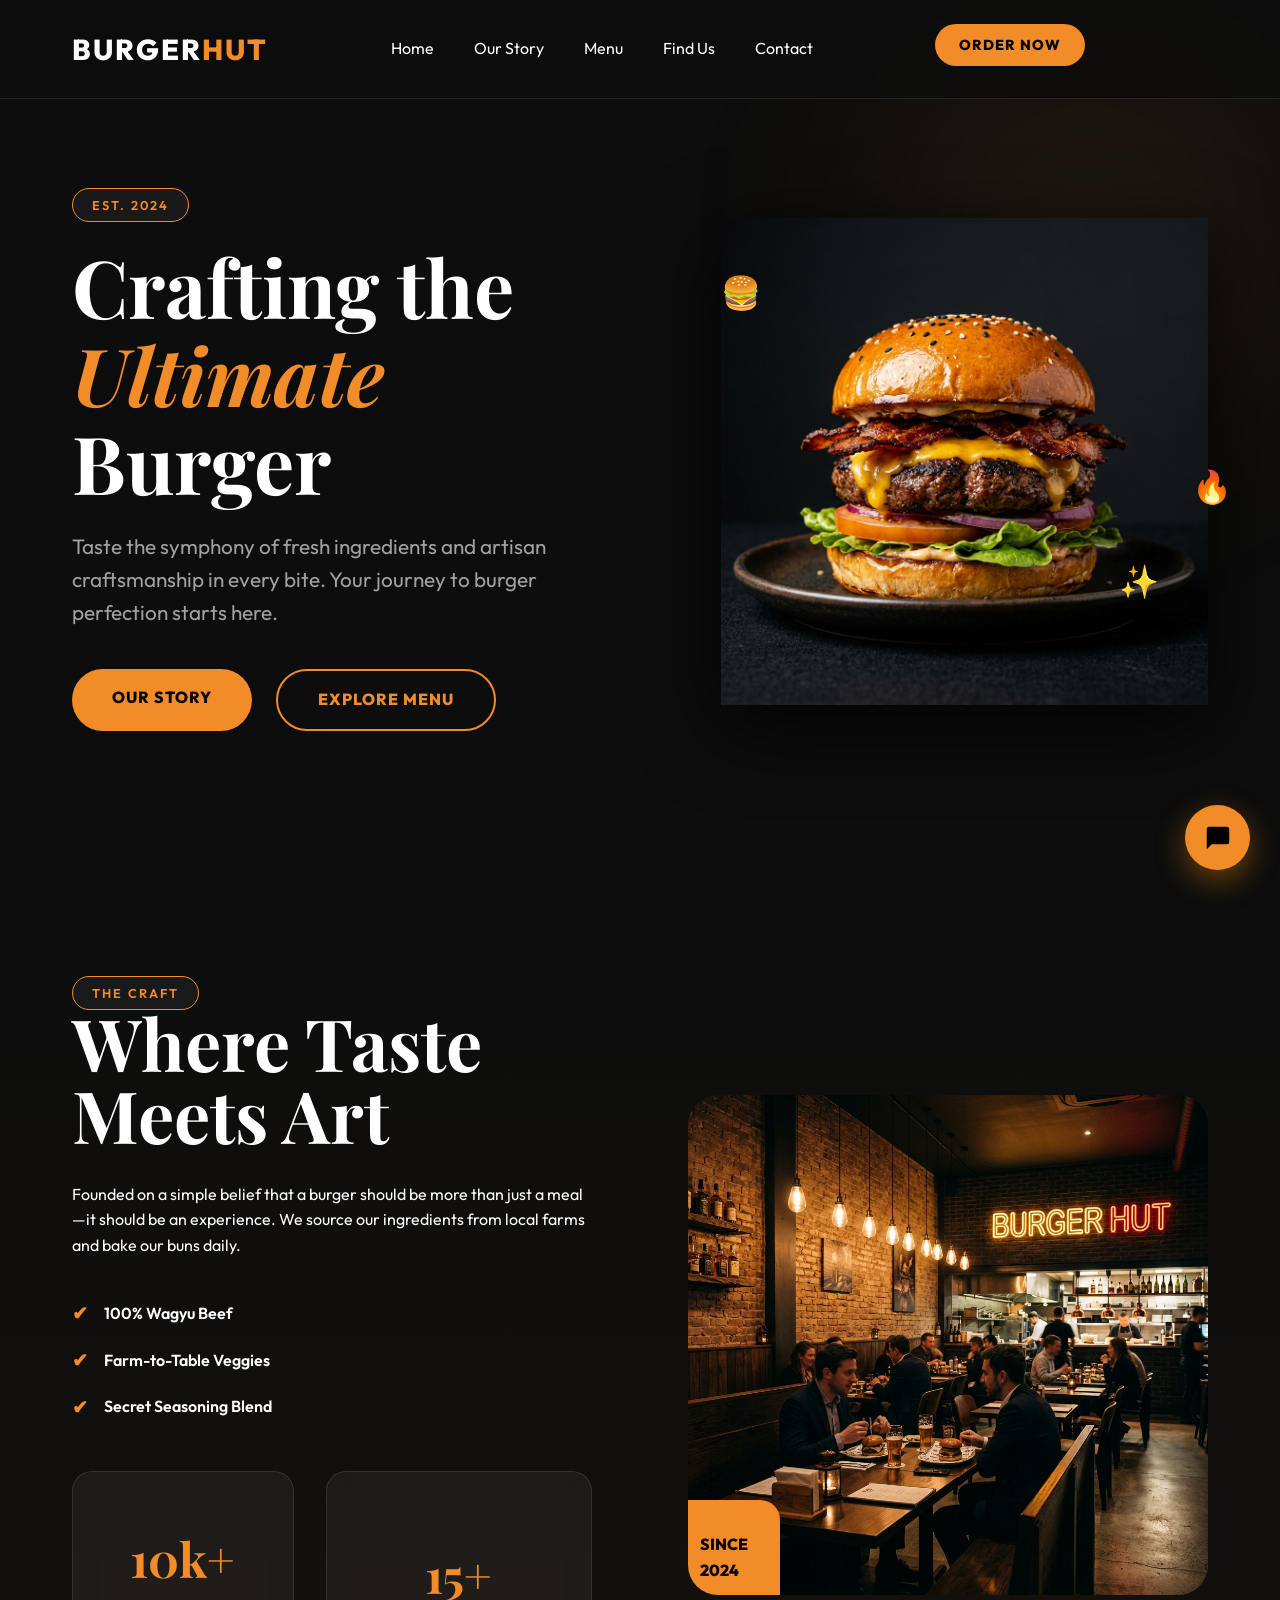
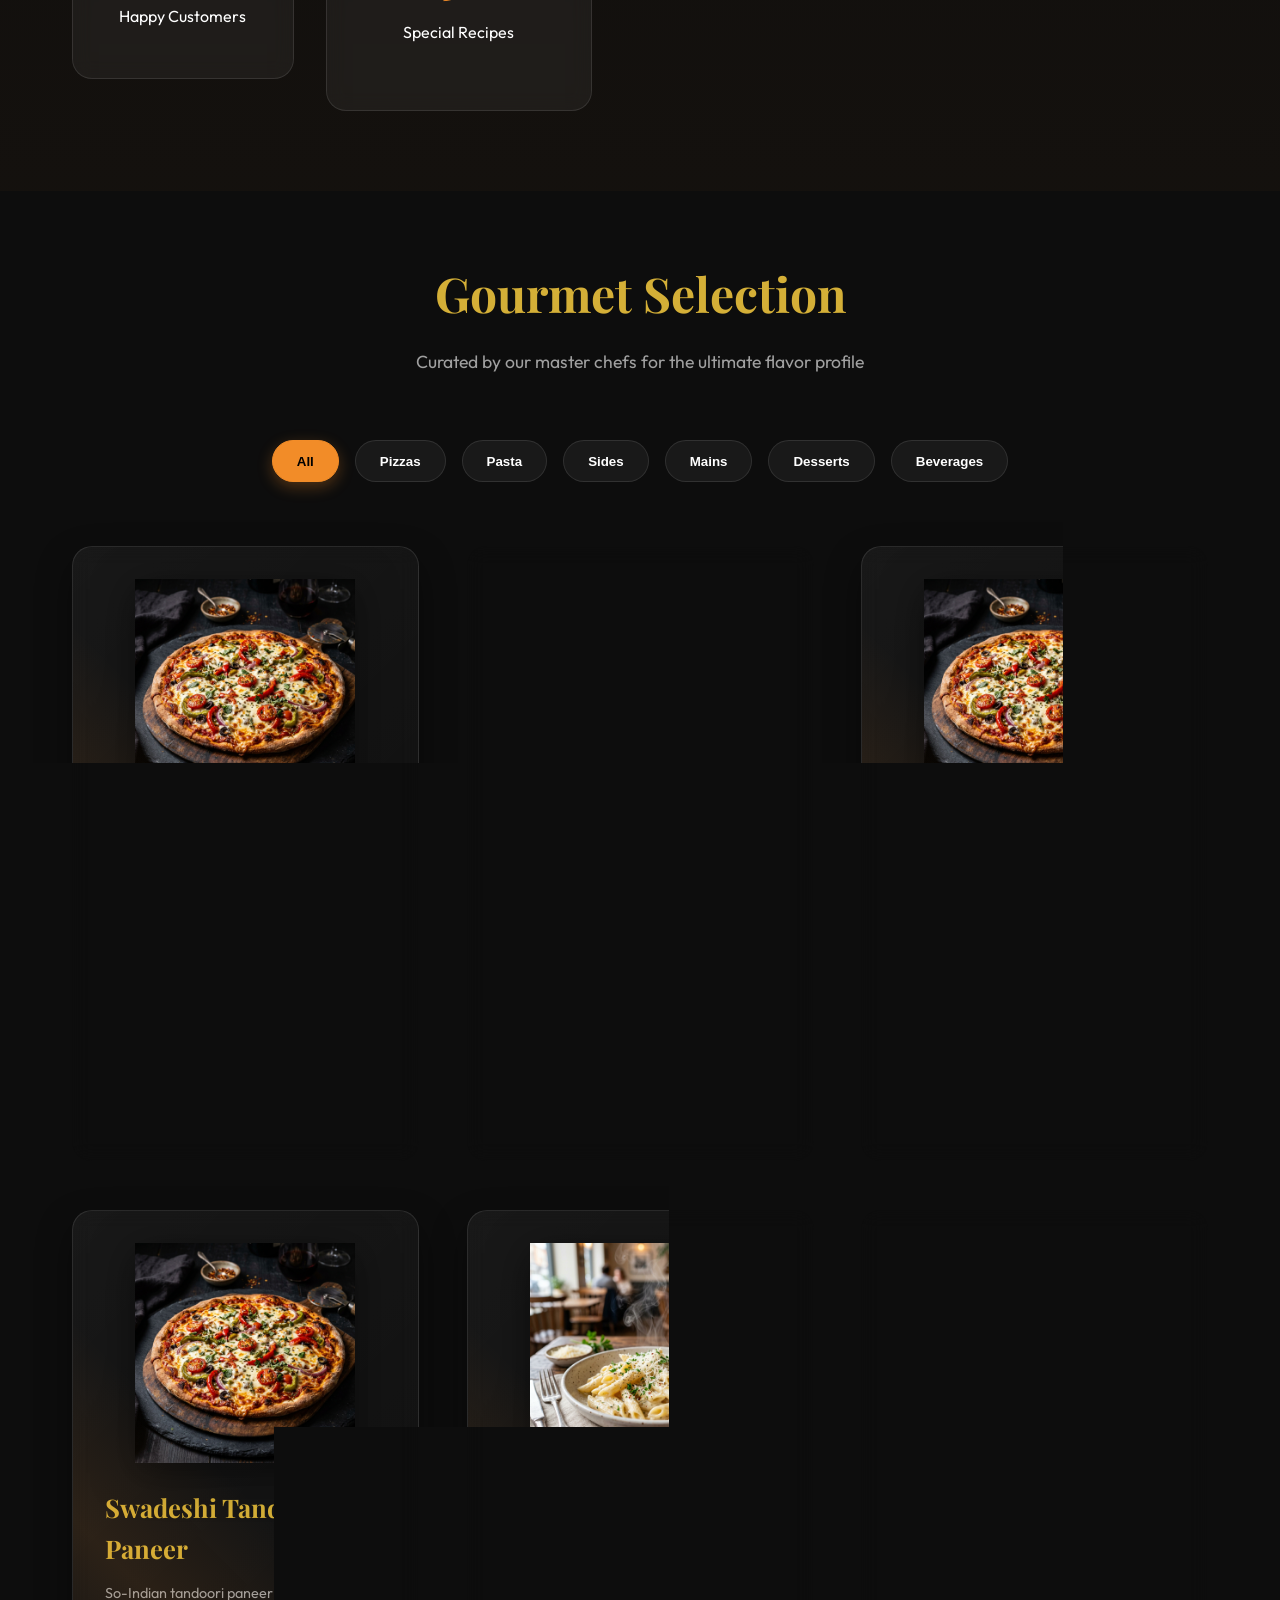
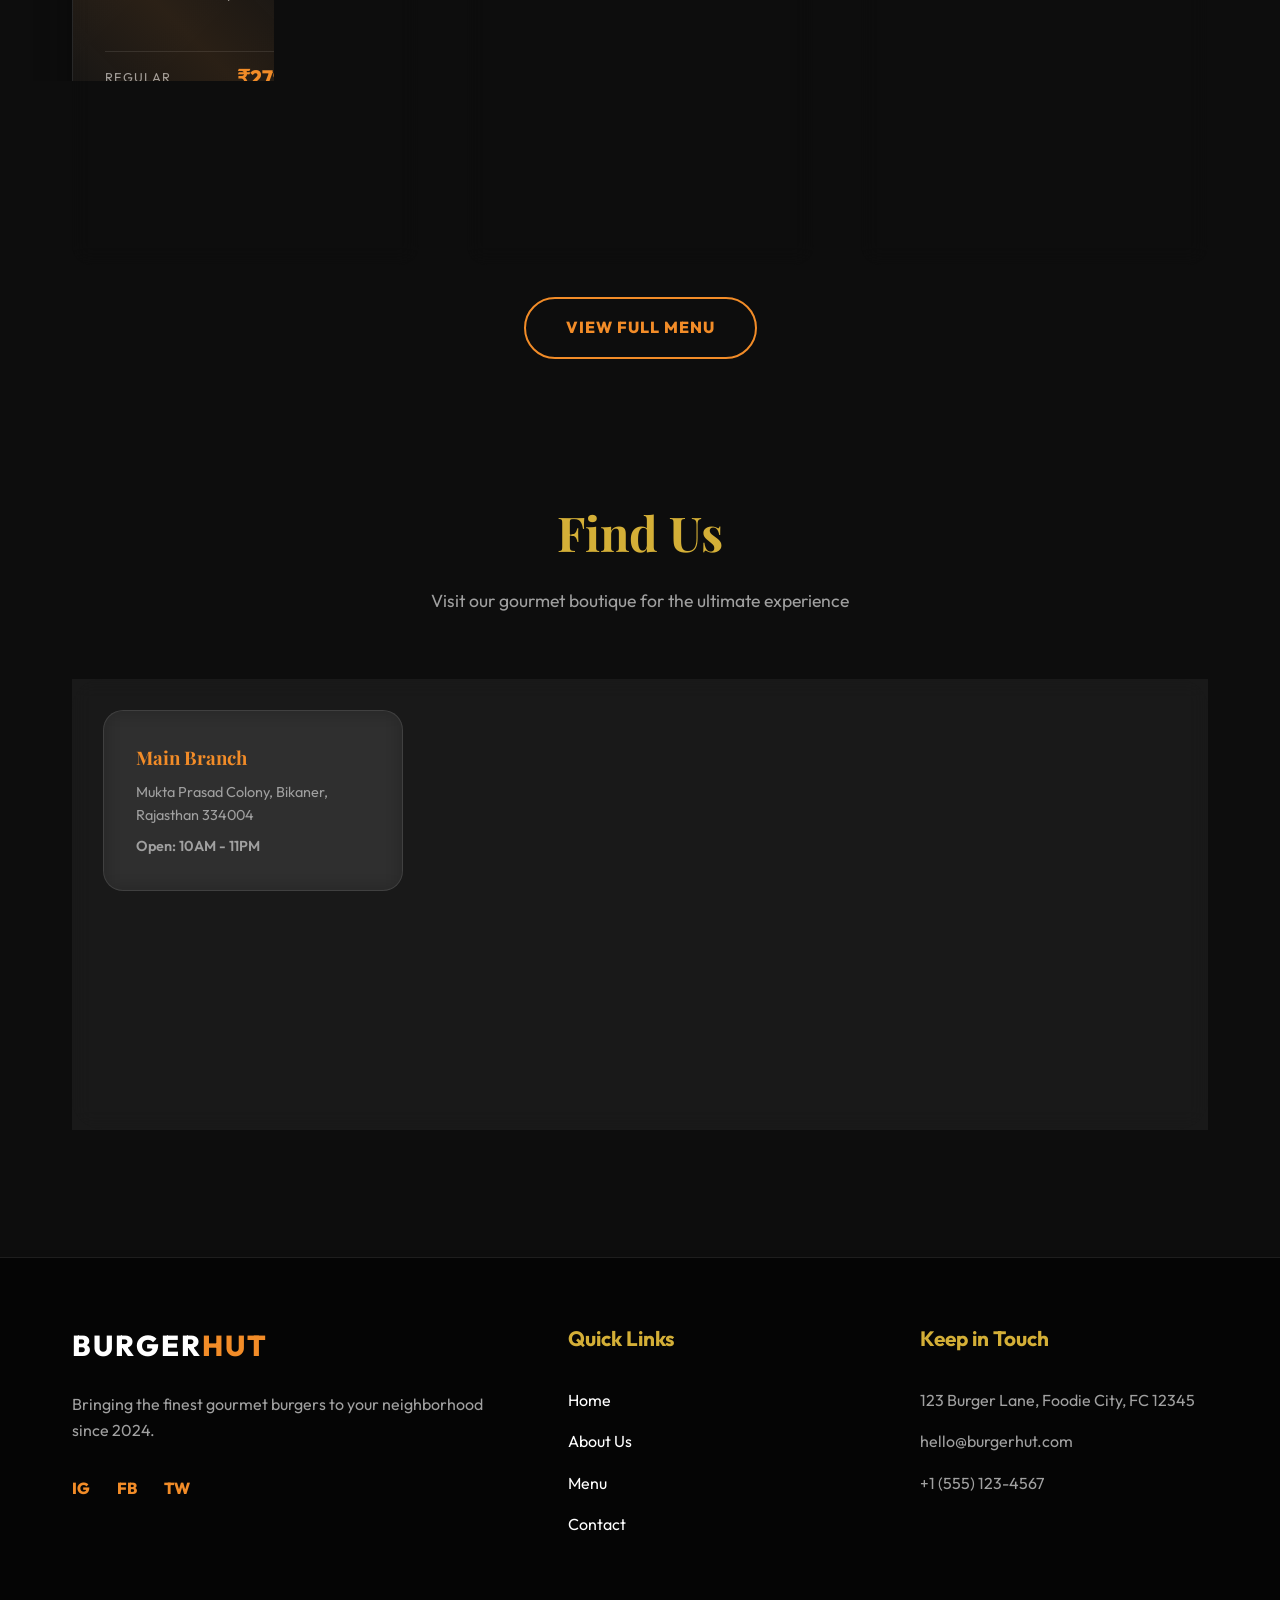
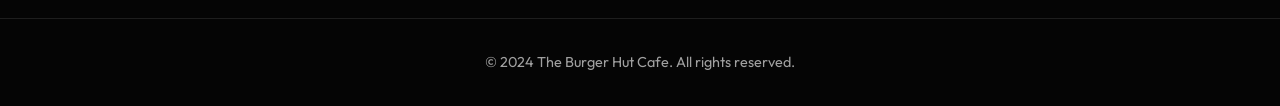
<file: index.html>
<!DOCTYPE html>
<html lang="en">
<head>
    <meta charset="UTF-8">
    <meta name="viewport" content="width=device-width, initial-scale=1.0">
    <title>The Burger Hut | Gourmet Culinary Experience</title>
    <meta name="description" content="Experience the finest gourmet burgers at The Burger Hut. Handcrafted with passion, grilled to perfection.">
    <link rel="stylesheet" href="style.css">
</head>
<body>
    
    <!-- Navigation -->
    <header class="navbar">
        <div class="container nav-content">
            <div class="logo">
                BURGER<span>HUT</span>
            </div>
            <nav>
                <ul class="nav-links">
                    <li><a href="#home">Home</a></li>
                    <li><a href="#about">Our Story</a></li>
                    <li><a href="#menu">Menu</a></li>
                    <li><a href="#location">Find Us</a></li>
                    <li><a href="#contact">Contact</a></li>
                </ul>
            </nav>
            <div class="nav-cta">
                <a href="#menu" class="btn btn-sm">Order Now</a>
            </div>
            <div class="menu-toggle" id="mobile-menu">
                <span></span>
                <span></span>
                <span></span>
            </div>
        </div>
    </header>

    <!-- Hero Section -->
    <section id="home" class="hero">
        <div class="hero-bg-accent"></div>
        <div class="container hero-grid">
            <div class="hero-text reveal">
                <span class="badge">EST. 2024</span>
                <h1>Crafting the <br><span class="highlight">Ultimate</span> Burger</h1>
                <p>Taste the symphony of fresh ingredients and artisan craftsmanship in every bite. Your journey to burger perfection starts here.</p>
                <div class="hero-btns">
                    <a href="#about" class="btn">Our Story</a>
                    <a href="#menu" class="btn btn-outline">Explore Menu</a>
                </div>
            </div>
            <div class="hero-image-container reveal">
                <img src="assets/hero-burger.png" alt="Gourmet Burger" class="floating-burger">
                <div class="hero-circle"></div>
                <!-- Decorative Elements -->
                <div class="decor decor-1">🍔</div>
                <div class="decor decor-2">✨</div>
                <div class="decor decor-3">🔥</div>
            </div>
        </div>
    </section>

    <!-- About Section -->
    <section id="about" class="about-section">
        <div class="container about-grid">
            <div class="about-content reveal">
                <span class="badge" style="margin-bottom: 2rem;">THE CRAFT</span>
                <h2>Where Taste <br>Meets Art</h2>
                <p>Founded on a simple belief that a burger should be more than just a meal—it should be an experience. We source our ingredients from local farms and bake our buns daily.</p>
                <ul class="features">
                    <li><span>✔</span> 100% Wagyu Beef</li>
                    <li><span>✔</span> Farm-to-Table Veggies</li>
                    <li><span>✔</span> Secret Seasoning Blend</li>
                </ul>
                <div class="about-stats" style="margin-top: 3rem;">
                    <div class="stat-card glass-card">
                        <h3>10k+</h3>
                        <p>Happy Customers</p>
                    </div>
                    <div class="stat-card glass-card">
                        <h3>15+</h3>
                        <p>Special Recipes</p>
                    </div>
                </div>
            </div>
            <div class="about-image-column reveal">
                <div class="about-image-wrapper">
                    <img src="assets/story-visual.png" alt="Burger Hut Interior">
                    <div class="story-badge">
                        SINCE<br>2024
                    </div>
                </div>
            </div>
        </div>
    </section>

    <!-- Menu Preview -->
    <section id="menu" class="menu-section">
        <div class="container">
            <div class="section-title reveal">
                <h2>Gourmet Selection</h2>
                <p>Curated by our master chefs for the ultimate flavor profile</p>
            </div>
            
            <div class="menu-filters reveal">
                <button class="filter-btn active" data-category="all">All</button>
                <button class="filter-btn" data-category="pizza">Pizzas</button>
                <button class="filter-btn" data-category="pasta">Pasta</button>
                <button class="filter-btn" data-category="sides">Sides</button>
                <button class="filter-btn" data-category="mains">Mains</button>
                <button class="filter-btn" data-category="desserts">Desserts</button>
                <button class="filter-btn" data-category="beverages">Beverages</button>
            </div>

            <div class="menu-grid">
                <!-- Dynamically populated by script.js -->
            </div>
            
            <div class="view-all reveal">
                <a href="#menu" id="view-full-menu" class="btn btn-outline">View Full Menu</a>
            </div>
        </div>
    </section>

    <!-- Location Section (Map) -->
    <section id="location" class="map-section reveal">
        <div class="container">
            <div class="section-title">
                <h2>Find Us</h2>
                <p>Visit our gourmet boutique for the ultimate experience</p>
            </div>
            <div class="map-container glass-card">
                <iframe 
                    src="https://www.google.com/maps/embed?pb=!1m18!1m12!1m3!1d28373.864388439975!2d73.275817815625!3d28.0436854!2m3!1f0!2f0!3f0!3m2!1i1024!2i768!4f13.1!3m3!1m2!1s0x393fe7553531f82f%3A0x64c8d50454316d8c!2sMukta%20Prasad%20Colony%2C%20Bikaner%2C%20Rajasthan%20334004!5e0!3m2!1sen!2sin!4v1712869500000!5m2!1sen!2sin" 
                    allowfullscreen="" 
                    loading="lazy">
                </iframe>
                <div class="map-overlay">
                    <div class="glass-card map-card">
                        <h3>Main Branch</h3>
                        <p>Mukta Prasad Colony, Bikaner, Rajasthan 334004</p>
                        <p style="margin-top: 0.5rem; font-weight: 600;">Open: 10AM - 11PM</p>
                    </div>
                </div>
            </div>
        </div>
    </section>

    <!-- Footer -->
    <footer id="contact">
        <div class="container footer-grid">
            <div class="footer-brand">
                <div class="logo">BURGER<span>HUT</span></div>
                <p>Bringing the finest gourmet burgers to your neighborhood since 2024.</p>
                <div class="social-links">
                    <a href="#">IG</a>
                    <a href="#">FB</a>
                    <a href="#">TW</a>
                </div>
            </div>
            <div class="footer-links">
                <h4>Quick Links</h4>
                <ul>
                    <li><a href="#home">Home</a></li>
                    <li><a href="#about">About Us</a></li>
                    <li><a href="#menu">Menu</a></li>
                    <li><a href="#contact">Contact</a></li>
                </ul>
            </div>
            <div class="footer-contact">
                <h4>Keep in Touch</h4>
                <p>123 Burger Lane, Foodie City, FC 12345</p>
                <p>hello@burgerhut.com</p>
                <p>+1 (555) 123-4567</p>
            </div>
        </div>
        <div class="footer-bottom">
            <p>&copy; 2024 The Burger Hut Cafe. All rights reserved.</p>
        </div>
    </footer>

    <!-- Chatbot trigger -->
    <div id="chat-trigger" class="chatbot-trigger">
        <svg viewBox="0 0 24 24">
            <path d="M21 15a2 2 0 0 1-2 2H7l-4 4V5a2 2 0 0 1 2-2h14a2 2 0 0 1 2 2z"></path>
        </svg>
    </div>

    <!-- Chat window -->
    <div id="chat-window" class="chat-window">
        <div class="chat-header">
            <div class="bot-avatar">H</div>
            <div>
                <h4 style="margin: 0; color: var(--primary);">HutBot</h4>
                <p style="margin: 0; font-size: 0.7rem; opacity: 0.6;">Online | AI Assistant</p>
            </div>
        </div>
        <div id="chat-messages" class="chat-messages">
            <div class="message bot">
                Hey there! 👋 I'm **HutBot**, your personal burger connoisseur. Craving something gourmet today? or need help with your order?
            </div>
        </div>
        <div class="quick-replies">
            <button class="quick-btn" onclick="sendQuickReply('Suggest me a burger')">🍔 Suggest a burger</button>
            <button class="quick-btn" onclick="sendQuickReply('How to order?')">📝 How to order?</button>
            <button class="quick-btn" onclick="sendQuickReply('Give a review')">⭐ Give a review</button>
        </div>
        <div class="chat-input-area">
            <input type="text" id="chat-input" class="chat-input" placeholder="Ask me anything...">
            <button id="chat-send" class="chat-send">
                <svg viewBox="0 0 24 24" style="width: 20px; height: 20px; fill: black;">
                    <path d="M22 2L11 13M22 2l-7 20-4-9-9-4 20-7z"></path>
                </svg>
            </button>
        </div>
    </div>

    <script src="script.js"></script>
    <script src="bot.js"></script>
</body>
</html>
</file>
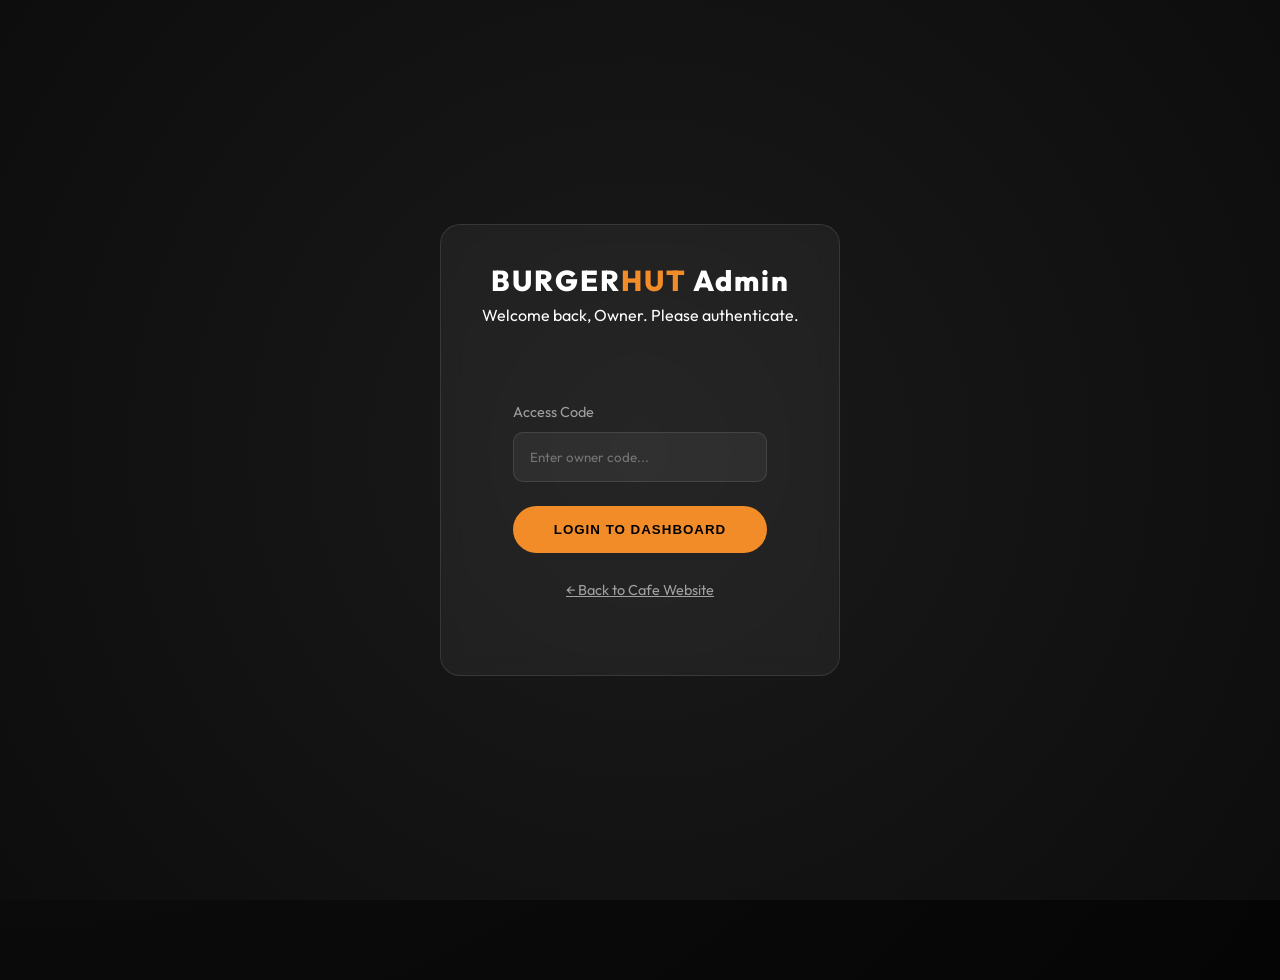
<file: admin.html>
<!DOCTYPE html>
<html lang="en">
<head>
    <meta charset="UTF-8">
    <meta name="viewport" content="width=device-width, initial-scale=1.0">
    <title>Admin Panel | The Burger Hut</title>
    <link rel="stylesheet" href="style.css">
</head>
<body class="admin-body">
    
    <!-- Login Section -->
    <div id="login-section" class="auth-container">
        <div class="glass-card auth-card reveal active">
            <div class="auth-header">
                <div class="logo">BURGER<span>HUT</span> Admin</div>
                <p>Welcome back, Owner. Please authenticate.</p>
            </div>
            <div class="glass-form">
                <div class="form-group">
                    <label for="admin-pass">Access Code</label>
                    <input type="password" id="admin-pass" placeholder="Enter owner code...">
                </div>
                <button id="login-btn" class="btn" style="width: 100%;">Login to Dashboard</button>
                <div style="text-align: center; margin-top: 1.5rem;">
                    <a href="index.html" style="color: var(--text-secondary); font-size: 0.9rem; text-decoration: underline;">← Back to Cafe Website</a>
                </div>
                <p id="login-error" style="color: var(--accent); margin-top: 1rem; text-align: center; display: none;">Invalid code. Please try again.</p>
            </div>
        </div>
    </div>

    <!-- Admin Dashboard Section (Hidden by default) -->
    <div id="admin-dashboard" style="display: none;">
        <header class="admin-header">
            <div class="container admin-nav">
                <div class="logo">BURGER<span>HUT</span> <span style="font-size: 0.8rem; opacity: 0.6; margin-left: 10px;">Admin Panel</span></div>
                <nav>
                    <ul class="nav-links" style="display: flex;">
                        <li><a href="#" class="tab-link active" data-tab="orders">Orders</a></li>
                        <li><a href="#" class="tab-link" data-tab="menu">Menu Manager</a></li>
                        <li><a href="index.html">View Site</a></li>
                        <li><a href="#" id="logout-btn" style="color: var(--accent);">Logout</a></li>
                    </ul>
                </nav>
            </div>
        </header>

        <main class="container">
            <!-- Orders Tab -->
            <section id="orders-tab" class="admin-tab-content active admin-section">
                <div class="section-title" style="text-align: left; margin-bottom: 2rem;">
                    <h2>Live Orders</h2>
                    <p>Manage incoming customer orders below</p>
                </div>

                <div class="stats-grid">
                    <div class="glass-card stat-card admin">
                        <h3 id="total-revenue">$0.00</h3>
                        <p>Estimated Revenue</p>
                    </div>
                    <div class="glass-card stat-card admin">
                        <h3 id="order-count">0</h3>
                        <p>Total Orders</p>
                    </div>
                    <div class="glass-card stat-card admin">
                        <h3 id="pending-count">0</h3>
                        <p>Pending Orders</p>
                    </div>
                </div>

                <div class="glass-table-container">
                    <table class="glass-table">
                        <thead>
                            <tr>
                                <th>Order ID</th>
                                <th>Item</th>
                                <th>Price</th>
                                <th>Time</th>
                                <th>Status</th>
                                <th>Actions</th>
                            </tr>
                        </thead>
                        <tbody id="orders-list">
                            <!-- Orders will be injected here -->
                        </tbody>
                    </table>
                </div>
            </section>

            <!-- Menu Tab -->
            <section id="menu-tab" class="admin-tab-content admin-section">
                <div class="section-title" style="text-align: left; margin-bottom: 2rem;">
                    <h2>Menu Management</h2>
                    <p>Update pricing and availability of your gourmet selection</p>
                </div>
                
                <div class="glass-table-container">
                    <table class="glass-table">
                        <thead>
                            <tr>
                                <th>Burger Name</th>
                                <th>Description</th>
                                <th>Price</th>
                                <th>Status</th>
                                <th>Actions</th>
                            </tr>
                        </thead>
                        <tbody id="menu-management-list">
                            <!-- Menu items will be injected here -->
                        </tbody>
                    </table>
                </div>
            </section>
        </main>
    </div>

    <!-- Edit Price Modal (Simple prompt logic in JS) -->

    <script src="admin.js"></script>
</body>
</html>
</file>
<file: style.css>
/* Design System for The Burger Hut Cafe */
@import url('https://fonts.googleapis.com/css2?family=Outfit:wght@300;400;600;800&family=Playfair+Display:ital,wght@0,700;1,700&display=swap');

:root {
    --bg-color: #0d0d0d;
    --bg-card: #1a1a1a;
    --primary: #f28c28;
    --primary-hover: #ff9d3d;
    --secondary: #d4af37;
    --text-primary: #ffffff;
    --text-secondary: #a0a0a0;
    --accent: #ff4d4d;
    --glass: rgba(255, 255, 255, 0.05);
    --glass-border: rgba(255, 255, 255, 0.1);
    --shadow: 0 10px 30px rgba(0, 0, 0, 0.5);
    --transition: all 0.4s cubic-bezier(0.165, 0.84, 0.44, 1);
}

* {
    margin: 0;
    padding: 0;
    box-sizing: border-box;
    scroll-behavior: smooth;
}

body {
    background-color: var(--bg-color);
    color: var(--text-primary);
    font-family: 'Outfit', sans-serif;
    line-height: 1.6;
    overflow-x: hidden;
}

h1, h2, h3 {
    font-family: 'Playfair Display', serif;
    font-weight: 700;
}

a {
    text-decoration: none;
    color: inherit;
    transition: var(--transition);
}

ul {
    list-style: none;
}

img {
    max-width: 100%;
    display: block;
}

.container {
    max-width: 1200px;
    margin: 0 auto;
    padding: 0 2rem;
}

/* Reusable Components */
.btn {
    display: inline-block;
    padding: 1rem 2.5rem;
    background: var(--primary);
    color: #000;
    font-weight: 800;
    text-transform: uppercase;
    letter-spacing: 1px;
    border-radius: 50px;
    transition: var(--transition);
    border: none;
    cursor: pointer;
    position: relative;
    overflow: hidden;
}

.btn:hover {
    background: var(--primary-hover);
    transform: translateY(-5px);
    box-shadow: 0 10px 20px rgba(242, 140, 40, 0.3);
}

.btn-outline {
    background: transparent;
    color: var(--primary);
    border: 2px solid var(--primary);
}

.section-title {
    text-align: center;
    margin-bottom: 4rem;
}

.section-title h2 {
    font-size: 3rem;
    color: var(--secondary);
    margin-bottom: 1rem;
}

.section-title p {
    color: var(--text-secondary);
    font-size: 1.1rem;
}

/* Glassmorphism Card */
.glass-card {
    background: var(--glass);
    backdrop-filter: blur(10px);
    border: 1px solid var(--glass-border);
    border-radius: 20px;
    padding: 2rem;
    transition: var(--transition);
}

.glass-card:hover {
    background: rgba(255, 255, 255, 0.08);
    border-color: var(--primary);
    transform: translateY(-10px);
}

/* Navigation */
.navbar {
    position: fixed;
    top: 0;
    width: 100%;
    z-index: 1000;
    padding: 1.5rem 0;
    background: rgba(13, 13, 13, 0.8);
    backdrop-filter: blur(10px);
    border-bottom: 1px solid var(--glass-border);
}

.nav-content {
    display: flex;
    justify-content: space-between;
    align-items: center;
}

.logo {
    font-size: 1.8rem;
    font-weight: 800;
    letter-spacing: 2px;
    color: var(--text-primary);
}

.logo span {
    color: var(--primary);
}

.nav-links {
    display: flex;
    gap: 2.5rem;
}

.nav-links a:hover {
    color: var(--primary);
}

.btn-sm {
    padding: 0.6rem 1.5rem;
    font-size: 0.9rem;
}

/* Hero Section */
.hero {
    min-height: 100vh;
    padding-top: 15vw;
    position: relative;
    overflow: hidden;
}

.hero-bg-accent {
    position: absolute;
    top: -10%;
    right: -10%;
    width: 50vw;
    height: 50vw;
    background: radial-gradient(circle, rgba(242, 140, 40, 0.1) 0%, transparent 70%);
    filter: blur(80px);
    z-index: -1;
}

.hero-grid {
    display: grid;
    grid-template-columns: 1.2fr 1fr;
    gap: 4rem;
    align-items: center;
}

.hero-text h1 {
    font-size: 5rem;
    line-height: 1.1;
    margin: 1.5rem 0;
}

.hero-text h1 .highlight {
    color: var(--primary);
    font-style: italic;
}

.hero-text p {
    font-size: 1.3rem;
    color: var(--text-secondary);
    max-width: 500px;
    margin-bottom: 2.5rem;
}

.badge {
    background: var(--glass);
    border: 1px solid var(--primary);
    color: var(--primary);
    padding: 0.5rem 1.2rem;
    border-radius: 50px;
    font-weight: 600;
    font-size: 0.8rem;
    letter-spacing: 2px;
}

.hero-btns {
    display: flex;
    gap: 1.5rem;
}

.hero-image-container {
    position: relative;
    display: flex;
    justify-content: center;
    align-items: center;
}

.floating-burger {
    width: 100%;
    filter: drop-shadow(0 20px 40px rgba(0,0,0,0.8));
    animation: float 6s ease-in-out infinite;
    z-index: 2;
}

.hero-circle {
    position: absolute;
    width: 100%;
    height: 100%;
    background: radial-gradient(circle, rgba(242, 140, 40, 0.05) 0%, transparent 70%);
    border-radius: 50%;
    z-index: 1;
}

.decor {
    position: absolute;
    font-size: 2rem;
    z-index: 3;
    animation: float 4s ease-in-out infinite;
}

.decor-1 { top: 10%; left: 0; animation-delay: 0s; }
.decor-2 { bottom: 20%; right: 10%; animation-delay: 1s; }
.decor-3 { top: 50%; right: -5%; animation-delay: 2s; }

@keyframes float {
    0%, 100% { transform: translateY(0) rotate(0); }
    50% { transform: translateY(-15px) rotate(1deg); }
}

@keyframes holographicReveal {
    0% { 
        opacity: 0; 
        transform: translateY(30px) scale(0.9) rotateX(15deg);
        filter: blur(10px);
    }
    100% { 
        opacity: 1; 
        transform: translateY(0) scale(1) rotateX(0);
        filter: blur(0);
    }
}

.floating-img {
    animation: float 5s ease-in-out infinite;
}

/* Category Filters */
.menu-filters {
    display: flex;
    justify-content: center;
    gap: 1rem;
    margin-bottom: 4rem;
    flex-wrap: wrap;
}

.filter-btn {
    background: var(--glass);
    border: 1px solid var(--glass-border);
    color: var(--text-primary);
    padding: 0.8rem 1.5rem;
    border-radius: 50px;
    cursor: pointer;
    font-weight: 600;
    transition: var(--transition);
}

.filter-btn.active, .filter-btn:hover {
    background: var(--primary);
    color: black;
    border-color: var(--primary);
    box-shadow: 0 5px 15px rgba(242, 140, 40, 0.3);
}

/* Menu Section */
.menu-section {
    padding: 4rem 0;
}

.menu-grid {
    display: grid;
    grid-template-columns: repeat(auto-fit, minmax(300px, 1fr));
    gap: 3rem;
    perspective: 1500px; /* Added for 3D depth */
    transform-style: preserve-3d;
}

.menu-card {
    position: relative;
    background: linear-gradient(135deg, rgba(255, 255, 255, 0.05) 0%, rgba(255, 255, 255, 0.01) 100%);
    border: 1px solid var(--glass-border);
    border-radius: 20px;
    padding: 2rem;
    display: flex;
    flex-direction: column;
    overflow: hidden;
    transition: var(--transition);
    opacity: 0; /* Initial state for staggered reveal */
    transform: translateY(30px);
    box-shadow: 0 15px 35px rgba(0, 0, 0, 0.4);
}

.menu-card.reveal-active {
    animation: holographicReveal 0.8s cubic-bezier(0.19, 1, 0.22, 1) forwards;
}

.menu-card::before {
    content: '';
    position: absolute;
    top: 0;
    left: 0;
    width: 100%;
    height: 100%;
    background: linear-gradient(45deg, transparent 40%, rgba(242, 140, 40, 0.1) 50%, transparent 60%);
    background-size: 200% 200%;
    transition: 0.6s;
    pointer-events: none;
    z-index: 1;
}

.menu-card:hover {
    transform: translateY(-10px) rotateY(5deg) rotateX(5deg);
    border-color: var(--primary);
    box-shadow: 0 20px 40px rgba(242, 140, 40, 0.15), 
                inset 0 0 15px rgba(242, 140, 40, 0.05);
}

.menu-card:hover::before {
    background-position: 100% 100%;
}

.card-img {
    height: 220px;
    display: flex;
    align-items: center;
    justify-content: center;
    margin-bottom: 1.5rem;
    position: relative;
}

.card-img img {
    max-height: 100%;
    filter: drop-shadow(0 10px 20px rgba(0,0,0,0.5));
    transition: var(--transition);
}

.menu-card:hover .card-img img {
    transform: scale(1.08) rotate(3deg);
}

.menu-card h3 {
    font-size: 1.6rem;
    margin-bottom: 0.8rem;
    color: var(--secondary);
}

.menu-card p {
    color: var(--text-secondary);
    font-size: 0.9rem;
    margin-bottom: 1.5rem;
    min-height: 45px;
}

.price-options {
    display: flex;
    flex-direction: column;
    gap: 0.8rem;
    margin-top: auto;
}

.price-row {
    display: flex;
    justify-content: space-between;
    align-items: center;
    padding: 0.5rem 0;
    border-top: 1px solid var(--glass-border);
}

.price-label {
    font-size: 0.8rem;
    color: var(--text-secondary);
    text-transform: uppercase;
    letter-spacing: 1px;
}

.price {
    font-size: 1.3rem;
    font-weight: 800;
    color: var(--primary);
}

.add-btn {
    width: 35px;
    height: 35px;
    border-radius: 50%;
    background: var(--primary);
    border: none;
    color: white;
    font-size: 1.2rem;
    cursor: pointer;
    transition: var(--transition);
    display: flex;
    align-items: center;
    justify-content: center;
}

.add-btn:hover {
    background: white;
    color: var(--primary);
    transform: rotate(90deg);
}

.view-all {
    text-align: center;
    margin-top: 2rem;
}

/* About Section */
.about-section {
    padding: 5rem 0;
    background: linear-gradient(to bottom, transparent, rgba(242, 140, 40, 0.03));
}

.about-grid {
    display: grid;
    grid-template-columns: 1fr 1fr;
    gap: 6rem;
    align-items: center;
}

.about-content h2 {
    font-size: 4.5rem;
    line-height: 1;
    margin-bottom: 2rem;
}

.about-image-wrapper {
    position: relative;
    border-radius: 30px;
    overflow: hidden;
    height: 500px;
}

.about-image-wrapper img {
    width: 100%;
    height: 100%;
    object-fit: cover;
    transition: var(--transition);
}

.about-image-wrapper:hover img {
    transform: scale(1.05);
}

.story-badge {
    position: absolute;
    bottom: -20px;
    left: -20px;
    background: var(--primary);
    color: black;
    padding: 2rem;
    border-radius: 20px;
    font-weight: 800;
    box-shadow: var(--shadow);
    z-index: 2;
}

.features {
    margin-top: 2.5rem;
}

.features li {
    margin-bottom: 1rem;
    font-weight: 600;
    display: flex;
    align-items: center;
    gap: 1rem;
}

.features span {
    color: var(--primary);
    font-size: 1.2rem;
}

.about-stats {
    display: grid;
    grid-template-columns: 1fr 1.2fr;
    gap: 2rem;
}

.stat-card {
    padding: 3rem 2rem;
    text-align: center;
}

.stat-card:nth-child(2) {
    grid-row: span 2;
    display: flex;
    flex-direction: column;
    justify-content: center;
}

.stat-card h3 {
    font-size: 3rem;
    color: var(--primary);
    margin-bottom: 0.5rem;
}

/* Footer Icons (placeholder) */
.social-links a {
    display: inline-block;
    margin-right: 1.5rem;
    font-weight: 800;
    color: var(--primary);
}

/* Footer Styling */
footer {
    background: #050505;
    padding: 4rem 0 2rem;
    margin-top: 4rem;
    border-top: 1px solid var(--glass-border);
}

.footer-grid {
    display: grid;
    grid-template-columns: 1.5fr 1fr 1fr;
    gap: 4rem;
    margin-bottom: 4rem;
}

.footer-brand p {
    margin: 1.5rem 0 2rem;
    color: var(--text-secondary);
}

.footer-links h4, .footer-contact h4 {
    color: var(--secondary);
    margin-bottom: 2rem;
    font-size: 1.3rem;
}

.footer-links li {
    margin-bottom: 1rem;
}

.footer-links a:hover {
    color: var(--primary);
    padding-left: 5px;
}

.footer-contact p {
    margin-bottom: 1rem;
    color: var(--text-secondary);
}

/* Map Section */
.map-section {
    padding: 4rem 0;
    position: relative;
}

.map-container {
    border-radius: 30px;
    overflow: hidden;
    height: 450px;
    width: 100%;
    border: 1px solid var(--glass-border);
    position: relative;
}

.map-container iframe {
    width: 100%;
    height: 100%;
    border: none;
    filter: invert(90%) hue-rotate(180deg) brightness(95%) contrast(90%);
}

.map-overlay {
    position: absolute;
    top: 30px;
    left: 30px;
    max-width: 300px;
}

.map-card {
    padding: 2rem;
    pointer-events: none;
}

.map-card h3 {
    color: var(--primary);
    margin-bottom: 0.5rem;
}

.map-card p {
    font-size: 0.9rem;
    color: var(--text-secondary);
}

/* HutBot AI Assistant */
.chatbot-trigger {
    position: fixed;
    bottom: 30px;
    right: 30px;
    width: 65px;
    height: 65px;
    background: var(--primary);
    border-radius: 50%;
    display: flex;
    align-items: center;
    justify-content: center;
    cursor: pointer;
    box-shadow: 0 10px 30px rgba(255, 145, 0, 0.4);
    z-index: 1000;
    transition: var(--transition);
}

.chatbot-trigger:hover {
    transform: scale(1.1) rotate(10deg);
}

.chatbot-trigger svg {
    width: 30px;
    height: 30px;
    fill: black;
}

.chat-window {
    position: fixed;
    bottom: 110px;
    right: 30px;
    width: 380px;
    height: 550px;
    background: rgba(20, 20, 20, 0.85);
    backdrop-filter: blur(20px);
    border: 1px solid var(--glass-border);
    border-radius: 25px;
    display: flex;
    flex-direction: column;
    z-index: 1001;
    overflow: hidden;
    box-shadow: 0 20px 50px rgba(0, 0, 0, 0.5);
    transform: translateY(20px);
    opacity: 0;
    pointer-events: none;
    transition: all 0.4s cubic-bezier(0.175, 0.885, 0.32, 1.275);
}

.chat-window.active {
    transform: translateY(0);
    opacity: 1;
    pointer-events: all;
}

.chat-header {
    padding: 1.5rem;
    background: rgba(255, 255, 255, 0.05);
    border-bottom: 1px solid var(--glass-border);
    display: flex;
    align-items: center;
    gap: 1rem;
}

.bot-avatar {
    width: 40px;
    height: 40px;
    background: var(--primary);
    border-radius: 50%;
    display: flex;
    align-items: center;
    justify-content: center;
    font-weight: 800;
    color: black;
}

.chat-messages {
    flex: 1;
    padding: 1.5rem;
    overflow-y: auto;
    display: flex;
    flex-direction: column;
    gap: 1rem;
}

.message {
    max-width: 80%;
    padding: 1rem;
    border-radius: 15px;
    font-size: 0.9rem;
    line-height: 1.4;
}

.message.bot {
    align-self: flex-start;
    background: rgba(255, 255, 255, 0.1);
    border-bottom-left-radius: 2px;
}

.message.user {
    align-self: flex-end;
    background: var(--primary);
    color: black;
    border-bottom-right-radius: 2px;
}

.chat-input-area {
    padding: 1.2rem;
    background: rgba(0, 0, 0, 0.3);
    display: flex;
    gap: 0.8rem;
}

.chat-input {
    flex: 1;
    background: rgba(255, 255, 255, 0.05);
    border: 1px solid var(--glass-border);
    border-radius: 12px;
    padding: 0.8rem 1rem;
    color: white;
    font-size: 0.9rem;
}

.chat-send {
    background: var(--primary);
    border: none;
    width: 45px;
    height: 45px;
    border-radius: 10px;
    cursor: pointer;
    display: flex;
    align-items: center;
    justify-content: center;
    transition: var(--transition);
}

.chat-send:hover {
    background: #ffaa33;
}

.quick-replies {
    display: flex;
    gap: 0.5rem;
    padding: 0 1.5rem 1rem;
    overflow-x: auto;
}

.quick-btn {
    background: rgba(255, 255, 255, 0.05);
    border: 1px solid var(--glass-border);
    color: white;
    padding: 0.5rem 1rem;
    border-radius: 20px;
    font-size: 0.8rem;
    cursor: pointer;
    white-space: nowrap;
    transition: var(--transition);
}

.quick-btn:hover {
    background: var(--primary);
    color: black;
}

.footer-bottom {
    text-align: center;
    padding-top: 2rem;
    border-top: 1px solid var(--glass-border);
    color: var(--text-secondary);
    font-size: 0.9rem;
}

/* Responsive */
@media (max-width: 1024px) {
    .container { padding: 0 4rem; }
    .hero-text h1 { font-size: 4rem; }
    .about-grid { grid-template-columns: 1fr; gap: 4rem; }
}

@media (max-width: 768px) {
    .nav-links { display: none; }
    .hero-grid { grid-template-columns: 1fr; text-align: center; }
    .hero-text p { margin: 1.5rem auto 2.5rem; }
    .hero-btns { justify-content: center; }
    .hero-text h1 { font-size: 3.2rem; }
    .container { padding: 0 2rem; }
    .footer-grid { grid-template-columns: 1fr; text-align: center; }
    .about-content h2 { font-size: 2.8rem; }
}

/* Admin Panel Specific Styles */
.admin-body {
    background: radial-gradient(circle at top left, #121212 0%, #050505 100%);
    min-height: 100vh;
    padding-bottom: 5rem;
}

.admin-header {
    background: rgba(20, 20, 20, 0.8);
    backdrop-filter: blur(15px);
    border-bottom: 1px solid var(--glass-border);
    padding: 1rem 0;
    position: sticky;
    top: 0;
    z-index: 1001;
    margin-bottom: 2rem;
}

.admin-nav {
    display: flex;
    justify-content: space-between;
    align-items: center;
}

/* Dashboard Cards */
.stats-grid {
    display: grid;
    grid-template-columns: repeat(auto-fit, minmax(250px, 1fr));
    gap: 2rem;
    margin-bottom: 4rem;
}

.stat-card.admin {
    border-left: 4px solid var(--primary);
    text-align: left;
}

/* Admin Sections */
.admin-section {
    padding: 2rem 0;
}

.glass-table-container {
    overflow-x: auto;
    margin-top: 2rem;
    background: var(--glass);
    border-radius: 15px;
    border: 1px solid var(--glass-border);
}

.glass-table {
    width: 100%;
    border-collapse: collapse;
}

.glass-table th, .glass-table td {
    padding: 1.5rem;
    text-align: left;
    border-bottom: 1px solid var(--glass-border);
}

.glass-table th {
    background: rgba(255, 255, 255, 0.05);
    color: var(--primary);
    text-transform: uppercase;
    font-size: 0.8rem;
    letter-spacing: 1px;
}

.glass-table tr:hover {
    background: rgba(255, 255, 255, 0.03);
}

/* Form Elements */
.glass-form {
    max-width: 500px;
    margin: 0 auto;
    padding: 2.5rem;
}

.form-group {
    margin-bottom: 1.5rem;
}

.form-group label {
    display: block;
    margin-bottom: 0.5rem;
    color: var(--text-secondary);
    font-size: 0.9rem;
}

.form-group input, .form-group textarea {
    width: 100%;
    padding: 1rem;
    background: rgba(255, 255, 255, 0.05);
    border: 1px solid var(--glass-border);
    border-radius: 10px;
    color: white;
    font-family: inherit;
    transition: var(--transition);
}

.form-group input:focus, .form-group textarea:focus {
    outline: none;
    border-color: var(--primary);
    background: rgba(255, 255, 255, 0.1);
}

/* Auth Page */
.auth-container {
    height: 100vh;
    display: flex;
    justify-content: center;
    align-items: center;
    background: radial-gradient(circle at center, #1a1a1a 0%, #0d0d0d 100%);
}

.auth-card {
    width: 100%;
    max-width: 400px;
}

.auth-header {
    text-align: center;
    margin-bottom: 2rem;
}

/* Status Badges */
.status {
    padding: 0.4rem 1rem;
    border-radius: 20px;
    font-size: 0.75rem;
    font-weight: 700;
    text-transform: uppercase;
}

.status-pending { background: rgba(255, 193, 7, 0.15); color: #ffc107; border: 1px solid rgba(255, 193, 7, 0.3); }
.status-completed { background: rgba(40, 167, 69, 0.15); color: #28a745; border: 1px solid rgba(40, 167, 69, 0.3); }
.status-cancelled { background: rgba(220, 53, 69, 0.15); color: #dc3545; border: 1px solid rgba(220, 53, 69, 0.3); }

/* Action Buttons */
.action-btn {
    padding: 0.6rem 1.2rem;
    border-radius: 8px;
    border: none;
    cursor: pointer;
    font-size: 0.85rem;
    font-weight: 600;
    margin-right: 0.5rem;
    transition: var(--transition);
}

.btn-edit { background: var(--primary); color: black; }
.btn-delete { background: rgba(255, 77, 77, 0.1); color: #ff4d4d; border: 1px solid rgba(255, 77, 77, 0.3); }

.btn-edit:hover { background: var(--primary-hover); transform: translateY(-2px); }
.btn-delete:hover { background: #ff4d4d; color: white; }

/* Tabs Logic (for Admin JS) */
.admin-tab-content {
    display: none;
}
.admin-tab-content.active {
    display: block;
    animation: fadeIn 0.5s ease;
}

@keyframes fadeIn {
    from { opacity: 0; transform: translateY(10px); }
    to { opacity: 1; transform: translateY(0); }
}
</file>
